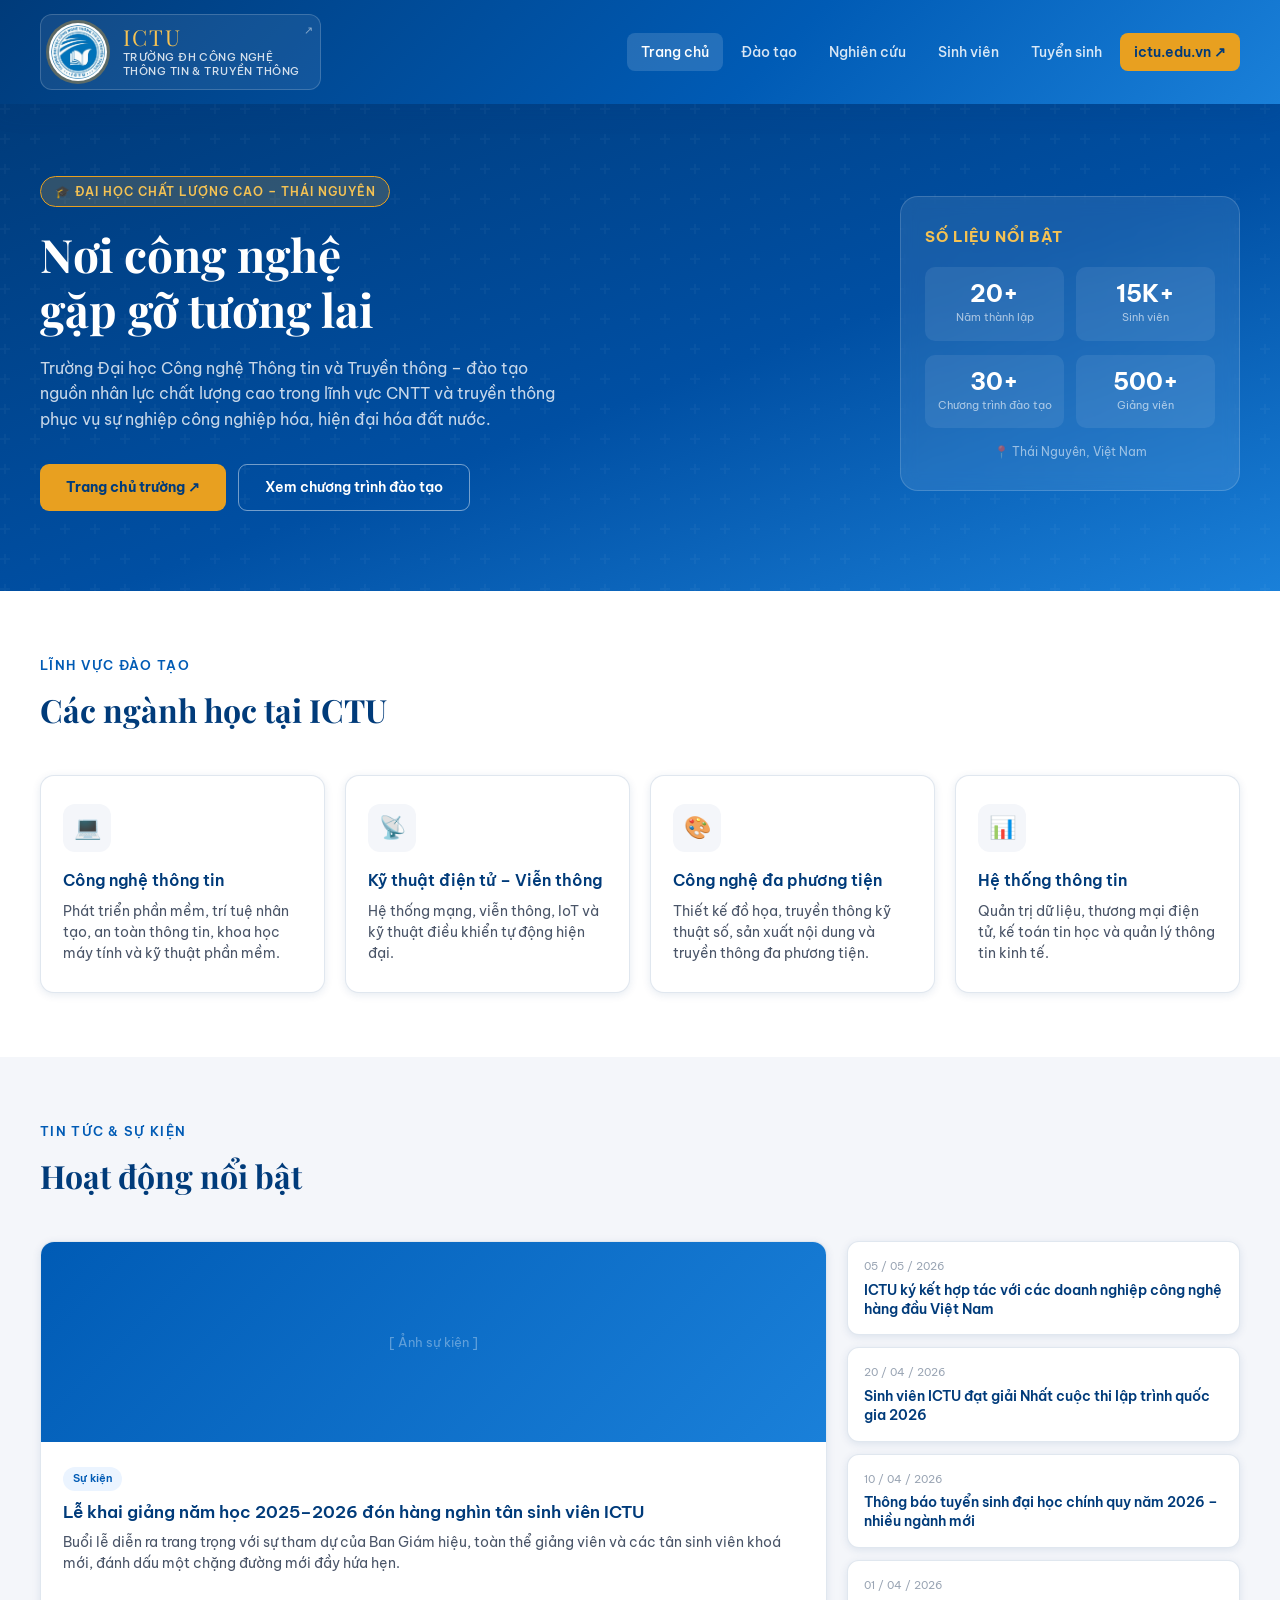
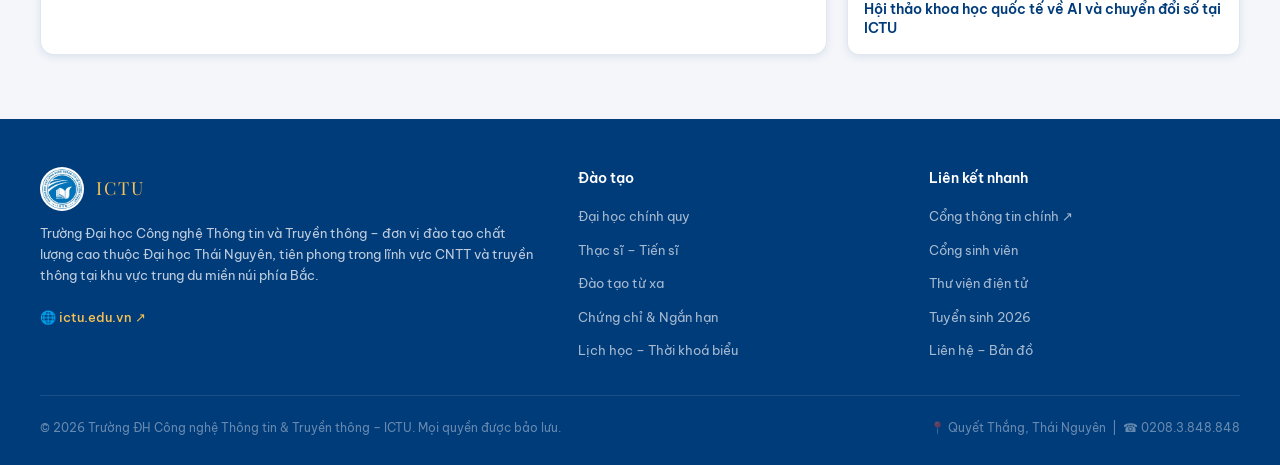
<file: index.html>
<!DOCTYPE html>
<html lang="vi">
<head>
<meta charset="UTF-8">
<meta name="viewport" content="width=device-width, initial-scale=1.0">
<title>ICTU – Trường Đại học Công nghệ Thông tin và Truyền thông</title>
<link href="https://fonts.googleapis.com/css2?family=Be+Vietnam+Pro:wght@300;400;500;600;700&family=Playfair+Display:wght@700&display=swap" rel="stylesheet">
<style>
  *, *::before, *::after { box-sizing: border-box; margin: 0; padding: 0; }

  :root {
    --blue-dark: #003B7A;
    --blue-mid:  #005BB5;
    --blue-lite: #1A80D9;
    --gold:      #E8A020;
    --gold-lite: #F5C253;
    --white:     #ffffff;
    --gray-bg:   #F4F6FA;
    --gray-text: #4A5568;
    --border:    rgba(0,59,122,0.12);
    --shadow-sm: 0 2px 8px rgba(0,59,122,0.10);
    --shadow-md: 0 6px 24px rgba(0,59,122,0.14);
  }

  body {
    font-family: 'Be Vietnam Pro', sans-serif;
    background: var(--gray-bg);
    color: #1a202c;
    line-height: 1.6;
  }

  /* ───── HEADER / SCHOOL IDENTITY ───── */
  .school-bar {
    background: linear-gradient(135deg, var(--blue-dark) 0%, var(--blue-mid) 60%, var(--blue-lite) 100%);
    padding: 0 40px;
    position: sticky;
    top: 0;
    z-index: 100;
    box-shadow: var(--shadow-md);
  }

  .school-bar-inner {
    max-width: 1200px;
    margin: 0 auto;
    display: flex;
    align-items: center;
    justify-content: space-between;
    gap: 24px;
    padding: 14px 0;
  }

  /* ──── LOGO SECTION (phần gắn logo + link trường) ──── */
  .school-identity {
    display: flex;
    align-items: center;
    gap: 16px;
    text-decoration: none;
    flex-shrink: 0;
    padding: 8px 20px 8px 8px;
    border-radius: 12px;
    border: 1.5px solid rgba(255,255,255,0.18);
    background: rgba(255,255,255,0.07);
    transition: background 0.2s, border-color 0.2s, transform 0.15s;
    position: relative;
  }
  .school-identity::after {
    content: '↗';
    position: absolute;
    top: 7px;
    right: 7px;
    font-size: 11px;
    color: rgba(255,255,255,0.5);
  }
  .school-identity:hover {
    background: rgba(255,255,255,0.14);
    border-color: rgba(255,255,255,0.38);
    transform: translateY(-1px);
  }

  .school-logo {
    width: 58px;
    height: 58px;
    border-radius: 50%;
    border: 2.5px solid rgba(255,255,255,0.7);
    box-shadow: 0 0 0 3px rgba(232,160,32,0.35);
    object-fit: contain;
    background: #fff;
    flex-shrink: 0;
    transition: box-shadow 0.2s;
  }
  .school-identity:hover .school-logo {
    box-shadow: 0 0 0 4px rgba(232,160,32,0.6);
  }

  .school-text { display: flex; flex-direction: column; gap: 2px; }
  .school-abbr {
    font-family: 'Playfair Display', serif;
    font-size: 22px;
    color: var(--gold-lite);
    letter-spacing: 2px;
    line-height: 1;
  }
  .school-name {
    font-size: 11px;
    font-weight: 500;
    color: rgba(255,255,255,0.82);
    text-transform: uppercase;
    letter-spacing: 0.04em;
    max-width: 260px;
    line-height: 1.3;
  }

  /* ───── NAVBAR ───── */
  .nav-links {
    display: flex;
    align-items: center;
    gap: 4px;
    list-style: none;
  }
  .nav-links a {
    display: block;
    padding: 8px 14px;
    border-radius: 8px;
    color: rgba(255,255,255,0.85);
    text-decoration: none;
    font-size: 14px;
    font-weight: 500;
    transition: background 0.15s, color 0.15s;
  }
  .nav-links a:hover, .nav-links a.active {
    background: rgba(255,255,255,0.14);
    color: #fff;
  }
  .nav-cta {
    background: var(--gold) !important;
    color: var(--blue-dark) !important;
    border-radius: 8px !important;
    font-weight: 600 !important;
  }
  .nav-cta:hover { opacity: 0.88; }

  /* ───── HERO ───── */
  .hero {
    background: linear-gradient(160deg, var(--blue-dark) 0%, #004FA3 55%, var(--blue-lite) 100%);
    color: #fff;
    padding: 72px 40px 80px;
    position: relative;
    overflow: hidden;
  }
  .hero::before {
    content: '';
    position: absolute;
    inset: 0;
    background: url("data:image/svg+xml,%3Csvg width='60' height='60' viewBox='0 0 60 60' xmlns='http://www.w3.org/2000/svg'%3E%3Cg fill='none' fill-rule='evenodd'%3E%3Cg fill='%23ffffff' fill-opacity='0.03'%3E%3Cpath d='M36 34v-4h-2v4h-4v2h4v4h2v-4h4v-2h-4zm0-30V0h-2v4h-4v2h4v4h2V6h4V4h-4zM6 34v-4H4v4H0v2h4v4h2v-4h4v-2H6zM6 4V0H4v4H0v2h4v4h2V6h4V4H6z'/%3E%3C/g%3E%3C/g%3E%3C/svg%3E");
    opacity: 1;
  }
  .hero-inner {
    max-width: 1200px;
    margin: 0 auto;
    display: grid;
    grid-template-columns: 1fr 340px;
    gap: 60px;
    align-items: center;
    position: relative;
  }
  .hero-tag {
    display: inline-block;
    background: rgba(232,160,32,0.2);
    border: 1px solid var(--gold);
    color: var(--gold-lite);
    font-size: 12px;
    font-weight: 600;
    letter-spacing: 0.08em;
    text-transform: uppercase;
    padding: 5px 14px;
    border-radius: 20px;
    margin-bottom: 20px;
  }
  .hero h1 {
    font-family: 'Playfair Display', serif;
    font-size: clamp(28px, 4vw, 46px);
    line-height: 1.2;
    margin-bottom: 18px;
  }
  .hero p {
    font-size: 16px;
    color: rgba(255,255,255,0.78);
    max-width: 520px;
    margin-bottom: 32px;
  }
  .hero-btns { display: flex; gap: 12px; flex-wrap: wrap; }
  .btn-gold {
    background: var(--gold);
    color: var(--blue-dark);
    font-weight: 700;
    font-size: 14px;
    padding: 12px 26px;
    border-radius: 9px;
    text-decoration: none;
    transition: opacity 0.15s, transform 0.12s;
    border: none;
    cursor: pointer;
  }
  .btn-gold:hover { opacity: 0.88; transform: translateY(-1px); }
  .btn-outline {
    background: transparent;
    color: #fff;
    font-weight: 600;
    font-size: 14px;
    padding: 11px 26px;
    border-radius: 9px;
    border: 1.5px solid rgba(255,255,255,0.45);
    text-decoration: none;
    transition: border-color 0.15s, background 0.15s;
    cursor: pointer;
  }
  .btn-outline:hover { border-color: #fff; background: rgba(255,255,255,0.08); }

  .hero-card {
    background: rgba(255,255,255,0.09);
    border: 1px solid rgba(255,255,255,0.16);
    border-radius: 18px;
    padding: 28px 24px;
    backdrop-filter: blur(8px);
  }
  .hero-card h3 { font-size: 15px; margin-bottom: 18px; color: var(--gold-lite); text-transform: uppercase; letter-spacing: 0.06em; }
  .stat-row { display: flex; gap: 12px; margin-bottom: 14px; }
  .stat-box {
    flex: 1;
    background: rgba(255,255,255,0.08);
    border-radius: 10px;
    padding: 14px 10px;
    text-align: center;
  }
  .stat-num { font-size: 24px; font-weight: 700; color: #fff; line-height: 1; }
  .stat-lbl { font-size: 11px; color: rgba(255,255,255,0.6); margin-top: 4px; }
  .stat-note { font-size: 12px; color: rgba(255,255,255,0.55); text-align: center; margin-top: 4px; }

  /* ───── SECTION WRAPPER ───── */
  .section { padding: 64px 40px; }
  .section-inner { max-width: 1200px; margin: 0 auto; }
  .section-title {
    font-size: 13px;
    font-weight: 600;
    text-transform: uppercase;
    letter-spacing: 0.1em;
    color: var(--blue-mid);
    margin-bottom: 8px;
  }
  .section-h2 {
    font-family: 'Playfair Display', serif;
    font-size: clamp(22px, 3vw, 32px);
    color: var(--blue-dark);
    margin-bottom: 40px;
  }

  /* ───── CARDS GRID ───── */
  .cards { display: grid; grid-template-columns: repeat(auto-fit, minmax(230px, 1fr)); gap: 20px; }
  .card {
    background: #fff;
    border-radius: 14px;
    border: 1px solid var(--border);
    padding: 28px 22px;
    box-shadow: var(--shadow-sm);
    transition: transform 0.15s, box-shadow 0.15s;
  }
  .card:hover { transform: translateY(-4px); box-shadow: var(--shadow-md); }
  .card-icon {
    width: 48px;
    height: 48px;
    border-radius: 12px;
    background: var(--gray-bg);
    display: flex;
    align-items: center;
    justify-content: center;
    font-size: 22px;
    margin-bottom: 16px;
  }
  .card h3 { font-size: 16px; font-weight: 600; color: var(--blue-dark); margin-bottom: 8px; }
  .card p { font-size: 13.5px; color: var(--gray-text); line-height: 1.55; }

  /* ───── NEWS ───── */
  .news-grid { display: grid; grid-template-columns: 2fr 1fr; gap: 20px; }
  .news-main {
    background: #fff;
    border-radius: 14px;
    border: 1px solid var(--border);
    overflow: hidden;
    box-shadow: var(--shadow-sm);
  }
  .news-main-img {
    width: 100%;
    height: 200px;
    background: linear-gradient(135deg, var(--blue-mid), var(--blue-lite));
    display: flex;
    align-items: center;
    justify-content: center;
    color: rgba(255,255,255,0.35);
    font-size: 13px;
  }
  .news-main-body { padding: 22px; }
  .news-badge {
    display: inline-block;
    background: #EBF4FF;
    color: var(--blue-mid);
    font-size: 11px;
    font-weight: 600;
    padding: 3px 10px;
    border-radius: 20px;
    margin-bottom: 10px;
  }
  .news-main-body h3 { font-size: 17px; font-weight: 600; color: var(--blue-dark); margin-bottom: 8px; line-height: 1.35; }
  .news-main-body p { font-size: 13.5px; color: var(--gray-text); }

  .news-list { display: flex; flex-direction: column; gap: 12px; }
  .news-item {
    background: #fff;
    border-radius: 12px;
    border: 1px solid var(--border);
    padding: 16px;
    box-shadow: var(--shadow-sm);
    transition: transform 0.12s;
    cursor: pointer;
  }
  .news-item:hover { transform: translateX(3px); }
  .news-item-date { font-size: 11px; color: #9AA5B4; margin-bottom: 5px; }
  .news-item h4 { font-size: 13.5px; font-weight: 600; color: var(--blue-dark); line-height: 1.4; }

  /* ───── FOOTER ───── */
  footer {
    background: var(--blue-dark);
    color: rgba(255,255,255,0.75);
    padding: 48px 40px 28px;
  }
  .footer-inner {
    max-width: 1200px;
    margin: 0 auto;
    display: grid;
    grid-template-columns: 1.6fr 1fr 1fr;
    gap: 40px;
    padding-bottom: 32px;
    border-bottom: 1px solid rgba(255,255,255,0.1);
  }
  .footer-brand { display: flex; flex-direction: column; gap: 12px; }
  .footer-logo-row { display: flex; align-items: center; gap: 12px; }
  .footer-logo {
    width: 44px;
    height: 44px;
    border-radius: 50%;
    border: 2px solid rgba(255,255,255,0.4);
    background: #fff;
    object-fit: contain;
  }
  .footer-abbr { font-family: 'Playfair Display', serif; font-size: 18px; color: var(--gold-lite); letter-spacing: 2px; }
  .footer-desc { font-size: 13px; line-height: 1.65; }
  .footer-link {
    display: inline-flex;
    align-items: center;
    gap: 6px;
    margin-top: 8px;
    color: var(--gold-lite);
    text-decoration: none;
    font-size: 13px;
    font-weight: 500;
  }
  .footer-link:hover { text-decoration: underline; }

  .footer-col h4 { color: #fff; font-size: 14px; font-weight: 600; margin-bottom: 14px; }
  .footer-col ul { list-style: none; display: flex; flex-direction: column; gap: 8px; }
  .footer-col ul a { color: rgba(255,255,255,0.65); font-size: 13px; text-decoration: none; transition: color 0.15s; }
  .footer-col ul a:hover { color: #fff; }

  .footer-bottom {
    max-width: 1200px;
    margin: 22px auto 0;
    display: flex;
    justify-content: space-between;
    align-items: center;
    font-size: 12px;
    color: rgba(255,255,255,0.4);
    flex-wrap: wrap;
    gap: 8px;
  }

  @media (max-width: 768px) {
    .hero-inner { grid-template-columns: 1fr; }
    .hero-card { display: none; }
    .news-grid { grid-template-columns: 1fr; }
    .footer-inner { grid-template-columns: 1fr; }
    .school-bar-inner { flex-wrap: wrap; }
    .nav-links { display: none; }
  }
</style>
</head>
<body>

<!-- ══════════════════════════════════════
     HEADER – SCHOOL IDENTITY (logo + link)
════════════════════════════════════════ -->
<header class="school-bar">
  <div class="school-bar-inner">

    <!-- ★ PHẦN LOGO + LINK TRƯỜNG ★ -->
    <a class="school-identity" href="https://ictu.edu.vn/" target="_blank" rel="noopener" title="Truy cập trang chủ ICTU">
      <img class="school-logo"
           src="[data-uri]"
           alt="Logo Trường ICTU"
           onerror="this.src='';this.style.background='#003B7A';this.style.color='#fff';this.style.display='flex';this.style.alignItems='center';this.style.justifyContent='center';this.style.fontSize='10px';this.textContent='ICTU';"
      >
      <div class="school-text">
        <span class="school-abbr">ICTU</span>
        <span class="school-name">Trường ĐH Công nghệ<br>Thông tin &amp; Truyền thông</span>
      </div>
    </a>
    <!-- ★ KẾT THÚC PHẦN LOGO ★ -->

    <nav>
      <ul class="nav-links">
        <li><a href="#" class="active">Trang chủ</a></li>
        <li><a href="#">Đào tạo</a></li>
        <li><a href="#">Nghiên cứu</a></li>
        <li><a href="#">Sinh viên</a></li>
        <li><a href="#">Tuyển sinh</a></li>
        <li><a href="https://ictu.edu.vn/" target="_blank" class="nav-cta">ictu.edu.vn ↗</a></li>
      </ul>
    </nav>
  </div>
</header>

<!-- ══════════════════════════ HERO ══════════════════════════ -->
<section class="hero">
  <div class="hero-inner">
    <div>
      <span class="hero-tag">🎓 Đại học chất lượng cao – Thái Nguyên</span>
      <h1>Nơi công nghệ<br>gặp gỡ tương lai</h1>
      <p>Trường Đại học Công nghệ Thông tin và Truyền thông – đào tạo nguồn nhân lực chất lượng cao trong lĩnh vực CNTT và truyền thông phục vụ sự nghiệp công nghiệp hóa, hiện đại hóa đất nước.</p>
      <div class="hero-btns">
        <a href="https://ictu.edu.vn/" target="_blank" class="btn-gold">Trang chủ trường ↗</a>
        <a href="#" class="btn-outline">Xem chương trình đào tạo</a>
      </div>
    </div>
    <div class="hero-card">
      <h3>Số liệu nổi bật</h3>
      <div class="stat-row">
        <div class="stat-box">
          <div class="stat-num">20+</div>
          <div class="stat-lbl">Năm thành lập</div>
        </div>
        <div class="stat-box">
          <div class="stat-num">15K+</div>
          <div class="stat-lbl">Sinh viên</div>
        </div>
      </div>
      <div class="stat-row">
        <div class="stat-box">
          <div class="stat-num">30+</div>
          <div class="stat-lbl">Chương trình đào tạo</div>
        </div>
        <div class="stat-box">
          <div class="stat-num">500+</div>
          <div class="stat-lbl">Giảng viên</div>
        </div>
      </div>
      <div class="stat-note">📍 Thái Nguyên, Việt Nam</div>
    </div>
  </div>
</section>

<!-- ══════════════════════ CHƯƠNG TRÌNH ══════════════════════ -->
<section class="section" style="background:#fff;">
  <div class="section-inner">
    <p class="section-title">Lĩnh vực đào tạo</p>
    <h2 class="section-h2">Các ngành học tại ICTU</h2>
    <div class="cards">
      <div class="card">
        <div class="card-icon">💻</div>
        <h3>Công nghệ thông tin</h3>
        <p>Phát triển phần mềm, trí tuệ nhân tạo, an toàn thông tin, khoa học máy tính và kỹ thuật phần mềm.</p>
      </div>
      <div class="card">
        <div class="card-icon">📡</div>
        <h3>Kỹ thuật điện tử – Viễn thông</h3>
        <p>Hệ thống mạng, viễn thông, IoT và kỹ thuật điều khiển tự động hiện đại.</p>
      </div>
      <div class="card">
        <div class="card-icon">🎨</div>
        <h3>Công nghệ đa phương tiện</h3>
        <p>Thiết kế đồ họa, truyền thông kỹ thuật số, sản xuất nội dung và truyền thông đa phương tiện.</p>
      </div>
      <div class="card">
        <div class="card-icon">📊</div>
        <h3>Hệ thống thông tin</h3>
        <p>Quản trị dữ liệu, thương mại điện tử, kế toán tin học và quản lý thông tin kinh tế.</p>
      </div>
    </div>
  </div>
</section>

<!-- ══════════════════════ TIN TỨC ══════════════════════ -->
<section class="section">
  <div class="section-inner">
    <p class="section-title">Tin tức & Sự kiện</p>
    <h2 class="section-h2">Hoạt động nổi bật</h2>
    <div class="news-grid">
      <div class="news-main">
        <div class="news-main-img">[ Ảnh sự kiện ]</div>
        <div class="news-main-body">
          <span class="news-badge">Sự kiện</span>
          <h3>Lễ khai giảng năm học 2025–2026 đón hàng nghìn tân sinh viên ICTU</h3>
          <p>Buổi lễ diễn ra trang trọng với sự tham dự của Ban Giám hiệu, toàn thể giảng viên và các tân sinh viên khoá mới, đánh dấu một chặng đường mới đầy hứa hẹn.</p>
        </div>
      </div>
      <div class="news-list">
        <div class="news-item">
          <div class="news-item-date">05 / 05 / 2026</div>
          <h4>ICTU ký kết hợp tác với các doanh nghiệp công nghệ hàng đầu Việt Nam</h4>
        </div>
        <div class="news-item">
          <div class="news-item-date">20 / 04 / 2026</div>
          <h4>Sinh viên ICTU đạt giải Nhất cuộc thi lập trình quốc gia 2026</h4>
        </div>
        <div class="news-item">
          <div class="news-item-date">10 / 04 / 2026</div>
          <h4>Thông báo tuyển sinh đại học chính quy năm 2026 – nhiều ngành mới</h4>
        </div>
        <div class="news-item">
          <div class="news-item-date">01 / 04 / 2026</div>
          <h4>Hội thảo khoa học quốc tế về AI và chuyển đổi số tại ICTU</h4>
        </div>
      </div>
    </div>
  </div>
</section>

<!-- ══════════════════════ FOOTER ══════════════════════ -->
<footer>
  <div class="footer-inner">
    <div class="footer-brand">
      <div class="footer-logo-row">
        <img class="footer-logo" src="[data-uri]" alt="Logo ICTU" onerror="this.style.display='none'">
        <span class="footer-abbr">ICTU</span>
      </div>
      <p class="footer-desc">Trường Đại học Công nghệ Thông tin và Truyền thông – đơn vị đào tạo chất lượng cao thuộc Đại học Thái Nguyên, tiên phong trong lĩnh vực CNTT và truyền thông tại khu vực trung du miền núi phía Bắc.</p>
      <a class="footer-link" href="https://ictu.edu.vn/" target="_blank">🌐 ictu.edu.vn ↗</a>
    </div>
    <div class="footer-col">
      <h4>Đào tạo</h4>
      <ul>
        <li><a href="#">Đại học chính quy</a></li>
        <li><a href="#">Thạc sĩ – Tiến sĩ</a></li>
        <li><a href="#">Đào tạo từ xa</a></li>
        <li><a href="#">Chứng chỉ & Ngắn hạn</a></li>
        <li><a href="#">Lịch học – Thời khoá biểu</a></li>
      </ul>
    </div>
    <div class="footer-col">
      <h4>Liên kết nhanh</h4>
      <ul>
        <li><a href="https://ictu.edu.vn/" target="_blank">Cổng thông tin chính ↗</a></li>
        <li><a href="#">Cổng sinh viên</a></li>
        <li><a href="#">Thư viện điện tử</a></li>
        <li><a href="#">Tuyển sinh 2026</a></li>
        <li><a href="#">Liên hệ – Bản đồ</a></li>
      </ul>
    </div>
  </div>
  <div class="footer-bottom">
    <span>© 2026 Trường ĐH Công nghệ Thông tin &amp; Truyền thông – ICTU. Mọi quyền được bảo lưu.</span>
    <span>📍 Quyết Thắng, Thái Nguyên &nbsp;|&nbsp; ☎ 0208.3.848.848</span>
  </div>
</footer>

</body>
</html>
</file>
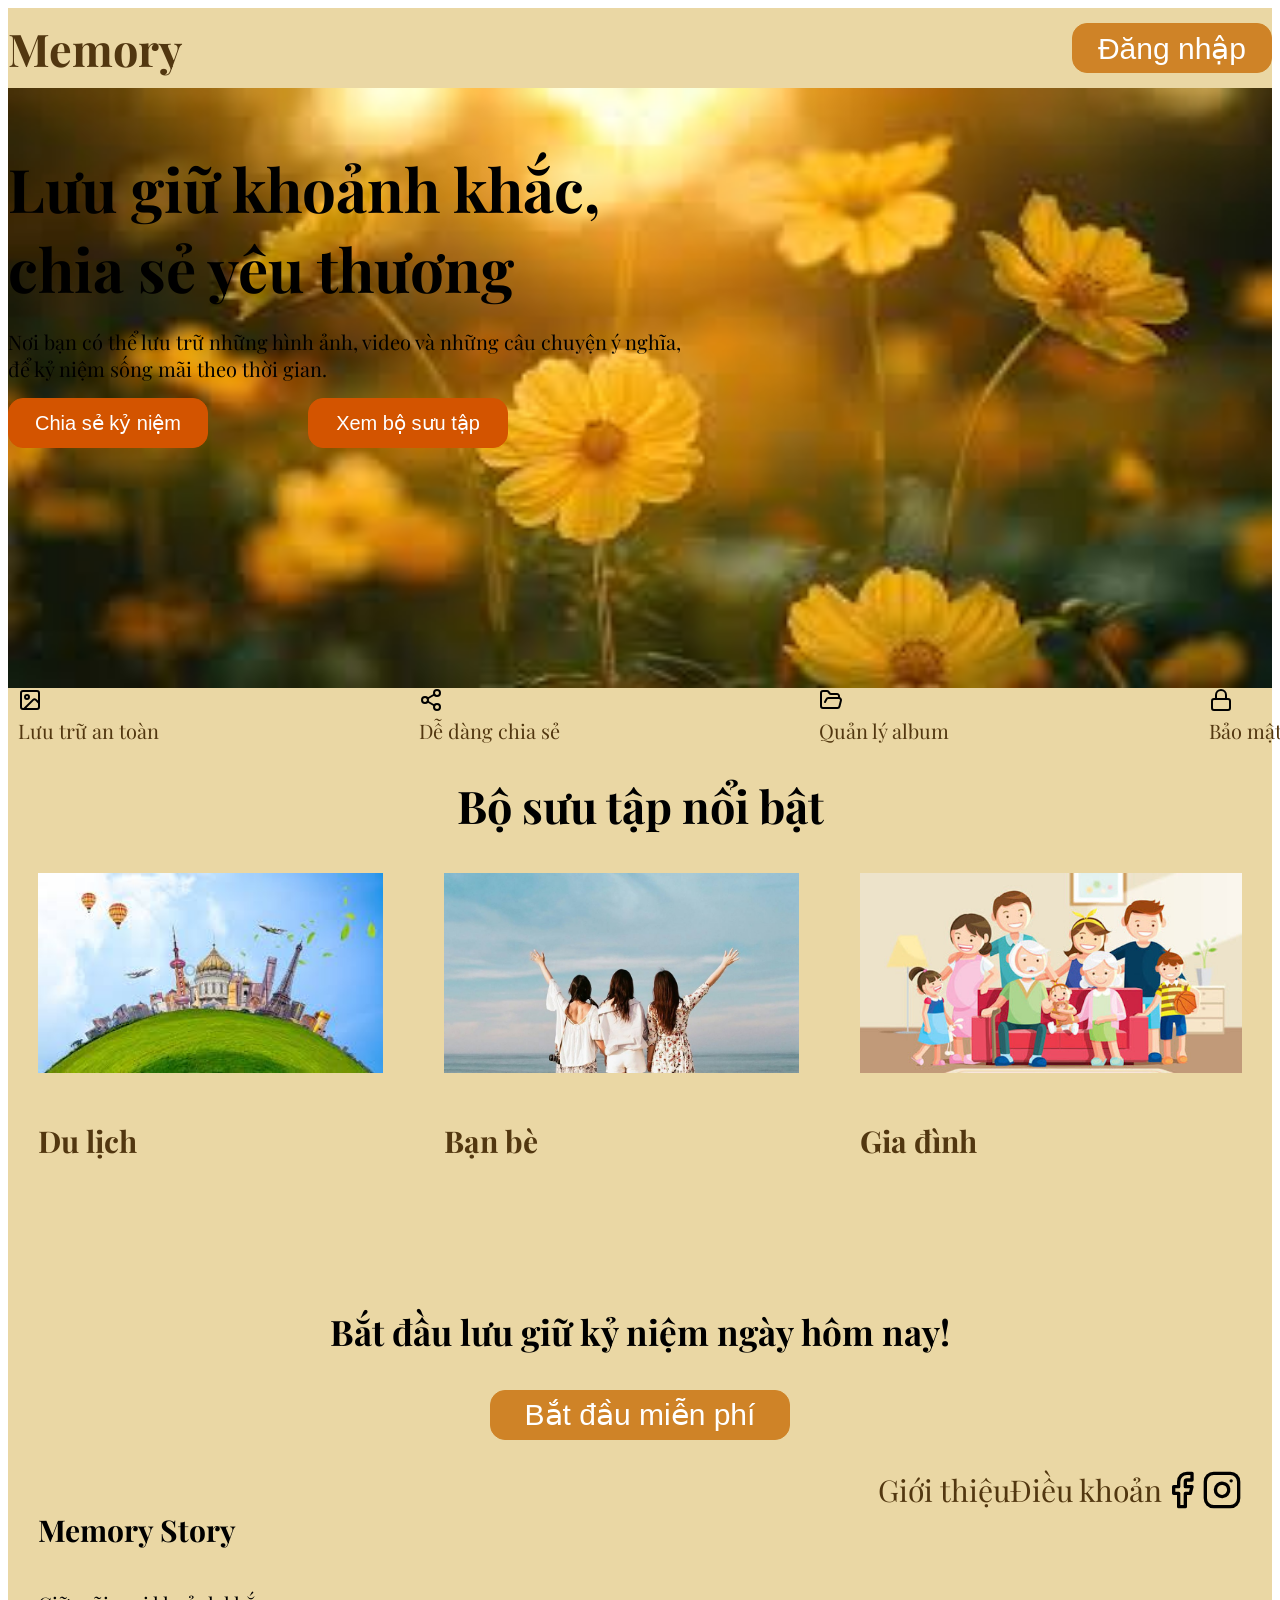
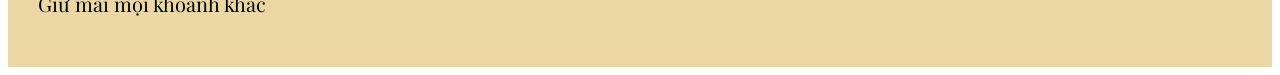
<file: OUR MEMORIES/INDEX.HTML>
<!DOCTYPE html>
<html lang="vi">
  <head>
    <meta charset="UTF-8" />
    <meta name="viewport" content="width=device-width, initial-scale=1.0" />
    <title>OUR MEMORIES</title>

    <!-- Liên kết CSS -->
    <link rel="stylesheet" href="./CSS/INDEX.CSS" />

    <!-- Font Google (đã rút gọn và đúng tên) -->
    <link
      href="https://fonts.googleapis.com/css2?family=Playfair+Display:wght@400;700&family=Unbounded:wght@400;700&display=swap"
      rel="stylesheet"
    />
  </head>

  <body>
    <div class="tong">
      <!-- Thanh menu -->
      <div class="menu">
        <a href="#"><h2>Memory</h2></a>
        <div class="hai">
          <button type="button">Đăng nhập</button>
        </div>
      </div>

      <!-- Phần đầu trang -->
      <div class="tren">
        <img src="./IMG/a1.jpg" alt="Ảnh trang chủ" />
        <h1>Lưu giữ khoảnh khắc,<br />chia sẻ yêu thương</h1>
        <p>
          Nơi bạn có thể lưu trữ những hình ảnh, video và những câu chuyện ý
          nghĩa,<br />
          để kỷ niệm sống mãi theo thời gian.
        </p>
        <div class="nut">
          <button type="button">Chia sẻ kỷ niệm</button>
          <button type="button">Xem bộ sưu tập</button>
        </div>
      </div>

      <!-- Phần giữa 1 -->
      <div class="giua1">
        <div id="luu-tru">
          <svg
            xmlns="http://www.w3.org/2000/svg"
            width="24"
            height="24"
            viewBox="0 0 24 24"
            fill="none"
            stroke="currentColor"
            stroke-width="2"
            stroke-linecap="round"
            stroke-linejoin="round"
            class="lucide lucide-image"
          >
            <rect width="18" height="18" x="3" y="3" rx="2" ry="2" />
            <circle cx="9" cy="9" r="2" />
            <path d="m21 15-3.086-3.086a2 2 0 0 0-2.828 0L6 21" />
          </svg>
          <br />
          <a href="#">Lưu trữ an toàn</a>
        </div>

        <div id="chia-se">
          <svg
            xmlns="http://www.w3.org/2000/svg"
            width="24"
            height="24"
            viewBox="0 0 24 24"
            fill="none"
            stroke="currentColor"
            stroke-width="2"
            stroke-linecap="round"
            stroke-linejoin="round"
            class="lucide lucide-share-2"
          >
            <circle cx="18" cy="5" r="3" />
            <circle cx="6" cy="12" r="3" />
            <circle cx="18" cy="19" r="3" />
            <line x1="8.59" x2="15.42" y1="13.51" y2="17.49" />
            <line x1="15.41" x2="8.59" y1="6.51" y2="10.49" />
          </svg>
          <br />
          <a href="#">Dễ dàng chia sẻ</a>
        </div>

        <div id="album">
          <svg
            xmlns="http://www.w3.org/2000/svg"
            width="24"
            height="24"
            viewBox="0 0 24 24"
            fill="none"
            stroke="currentColor"
            stroke-width="2"
            stroke-linecap="round"
            stroke-linejoin="round"
            class="lucide lucide-folder-open"
          >
            <path
              d="m6 14 1.5-2.9A2 2 0 0 1 9.24 10H20a2 2 0 0 1 1.94 2.5l-1.54 6a2 2 0 0 1-1.95 1.5H4a2 2 0 0 1-2-2V5a2 2 0 0 1 2-2h3.9a2 2 0 0 1 1.69.9l.81 1.2a2 2 0 0 0 1.67.9H18a2 2 0 0 1 2 2v2"
            />
          </svg>
          <br />
          <a href="#">Quản lý album</a>
        </div>

        <div id="bao-mat">
          <svg
            xmlns="http://www.w3.org/2000/svg"
            width="24"
            height="24"
            viewBox="0 0 24 24"
            fill="none"
            stroke="currentColor"
            stroke-width="2"
            stroke-linecap="round"
            stroke-linejoin="round"
            class="lucide lucide-lock"
          >
            <rect width="18" height="11" x="3" y="11" rx="2" ry="2" />
            <path d="M7 11V7a5 5 0 0 1 10 0v4" />
          </svg>
          <br />
          <a href="#">Bảo mật</a>
        </div>
      </div>

      <!-- Bộ sưu tập nổi bật -->
      <h2>Bộ sưu tập nổi bật</h2>
      <div class="giua2">
        <div id="DL">
          <img src="./IMG/dulich.jpg" alt="Du lịch" />
          <a href="#"><h4>Du lịch</h4></a>
        </div>

        <div id="BB">
          <img src="./IMG/banv.jpg" alt="Bạn bè" />
          <a href="#"><h4>Bạn bè</h4></a>
        </div>

        <div id="GD">
          <img src="./IMG/giadinh.jpg" alt="Gia đình" />
          <a href="#"><h4>Gia đình</h4></a>
        </div>
      </div>

      <!-- Phần cuối trang -->
      <div class="duoi">
        <h3>Bắt đầu lưu giữ kỷ niệm ngày hôm nay!</h3>
        <button type="button">Bắt đầu miễn phí</button>
      </div>

      <div class="cuoi">
        <div class="logo">
          <h4>Memory Story</h4>
          <p>Giữ mãi mọi khoảnh khắc</p>
        </div>

        <div class="cum">
          <a href="#">Giới thiệu</a>
          <a href="#">Điều khoản</a>

          <svg
            xmlns="http://www.w3.org/2000/svg"
            width="40"
            height="40"
            viewBox="0 0 24 24"
            fill="none"
            stroke="currentColor"
            stroke-width="2"
            stroke-linecap="round"
            stroke-linejoin="round"
            class="lucide lucide-facebook"
          >
            <path
              d="M18 2h-3a5 5 0 0 0-5 5v3H7v4h3v8h4v-8h3l1-4h-4V7a1 1 0 0 1 1-1h3z"
            />
          </svg>

          <svg
            xmlns="http://www.w3.org/2000/svg"
            width="40"
            height="40"
            viewBox="0 0 24 24"
            fill="none"
            stroke="currentColor"
            stroke-width="2"
            stroke-linecap="round"
            stroke-linejoin="round"
            class="lucide lucide-instagram"
          >
            <rect width="20" height="20" x="2" y="2" rx="5" ry="5" />
            <path d="M16 11.37A4 4 0 1 1 12.63 8 4 4 0 0 1 16 11.37z" />
            <line x1="17.5" x2="17.51" y1="6.5" y2="6.5" />
          </svg>
        </div>
      </div>
    </div>
    <script src="./JS/index.js"></script>
  </body>
</html>
</file>
<file: OUR MEMORIES/CSS/INDEX.CSS>
.tong {
  width: 100%;
  height: auto;
  margin: auto;
  background-color: #ead7a4;
  position: relative;
  font-family: "Playfair Display", cursive;
  font-size: 30px;
}
.menu {
  width: 100%;
  height: 80px;
  display: flex;
  justify-content: space-between;
  align-items: center;
  margin: 0px;
}
.hai button {
  font-size: 30px;
  width: 200px;
  height: 50px;
  border: 1px solid rgb(207, 131, 39);
  border-radius: 15px;
  background: rgb(207, 131, 39);
  color: #fff;
}
a {
  color: rgb(82, 55, 16);
  text-decoration: none;
}
.tren {
  width: 100%;
  height: 600px;
}
.tren img {
  width: 100%;
  height: 100%;
}

h1 {
  position: absolute;
  top: 100px;
}
.tren p {
  font-size: 20px;
  position: absolute;
  top: 300px;
}
.tren button {
  font-size: 20px;
  width: 200px;
  height: 50px;
  border-radius: 15px;
  background-color: #d35400; /* Pumpkin */
  color: #fff;
  border: 1px solid #d35400;
}
.tren .nut {
  position: absolute;
  top: 390px;
  left: 250px;
  transform: translateX(-50%);
  display: flex;
  gap: 100px; /* khoảng cách giữa 2 nút */
}
.giua1 {
  width: 100%;
  height: 50px;
  padding: 0 10px;
  font-size: 20px;
  display: flex;
  justify-content: space-between;
}

h2 {
  text-align: center;
}
.giua2 {
  width: 100%;
  height: 400px;
  display: flex;
  justify-content: space-around;
}
.giua2 img {
  height: 200px;
  width: 100%;
}
a:hover {
  color: crimson;
}
.duoi {
  text-align: center;
}
.duoi button {
  font-size: 30px;
  width: 300px;
  height: 50px;
  border-radius: 15px;
  background: rgb(207, 131, 39);
  color: #fff;
  border: 1px solid rgb(207, 131, 39);
}
.cuoi img {
  width: 90px;
  height: 70px;
}
.cuoi {
  padding: 30px;
  display: flex;
  justify-content: space-between;
}
.cuoi p {
  font-size: 20px;
}
.cum {
  display: flex;
  justify-content: space-between;
}
</file>
